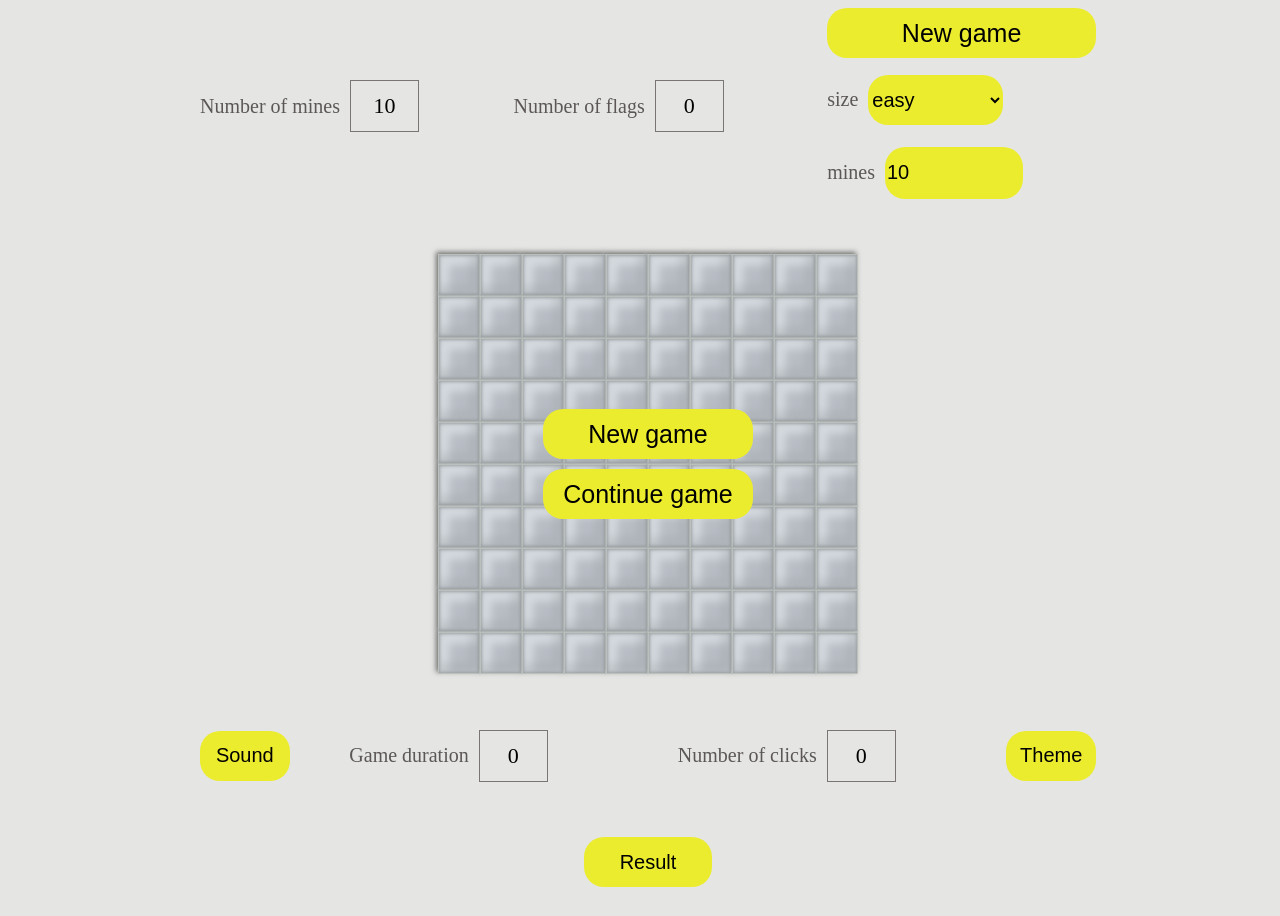
<file: minesweeper/index.html>
<!DOCTYPE html>
<html lang="en">
<head>
  <meta charset="UTF-8">
  <meta http-equiv="X-UA-Compatible" content="IE=edge">
  <meta name="viewport" content="width=device-width, initial-scale=1.0">
  <link rel="stylesheet" href="style.css">
  <link rel="stylesheet" href="light.css" id="theme-link">
  <link class="flav" rel="icon" href="./assets/mine.svg">
  <title>minesweeper</title>
</head>
<body>
  <script src="index.js" type="module"></script>
</body>
</html>
</file>
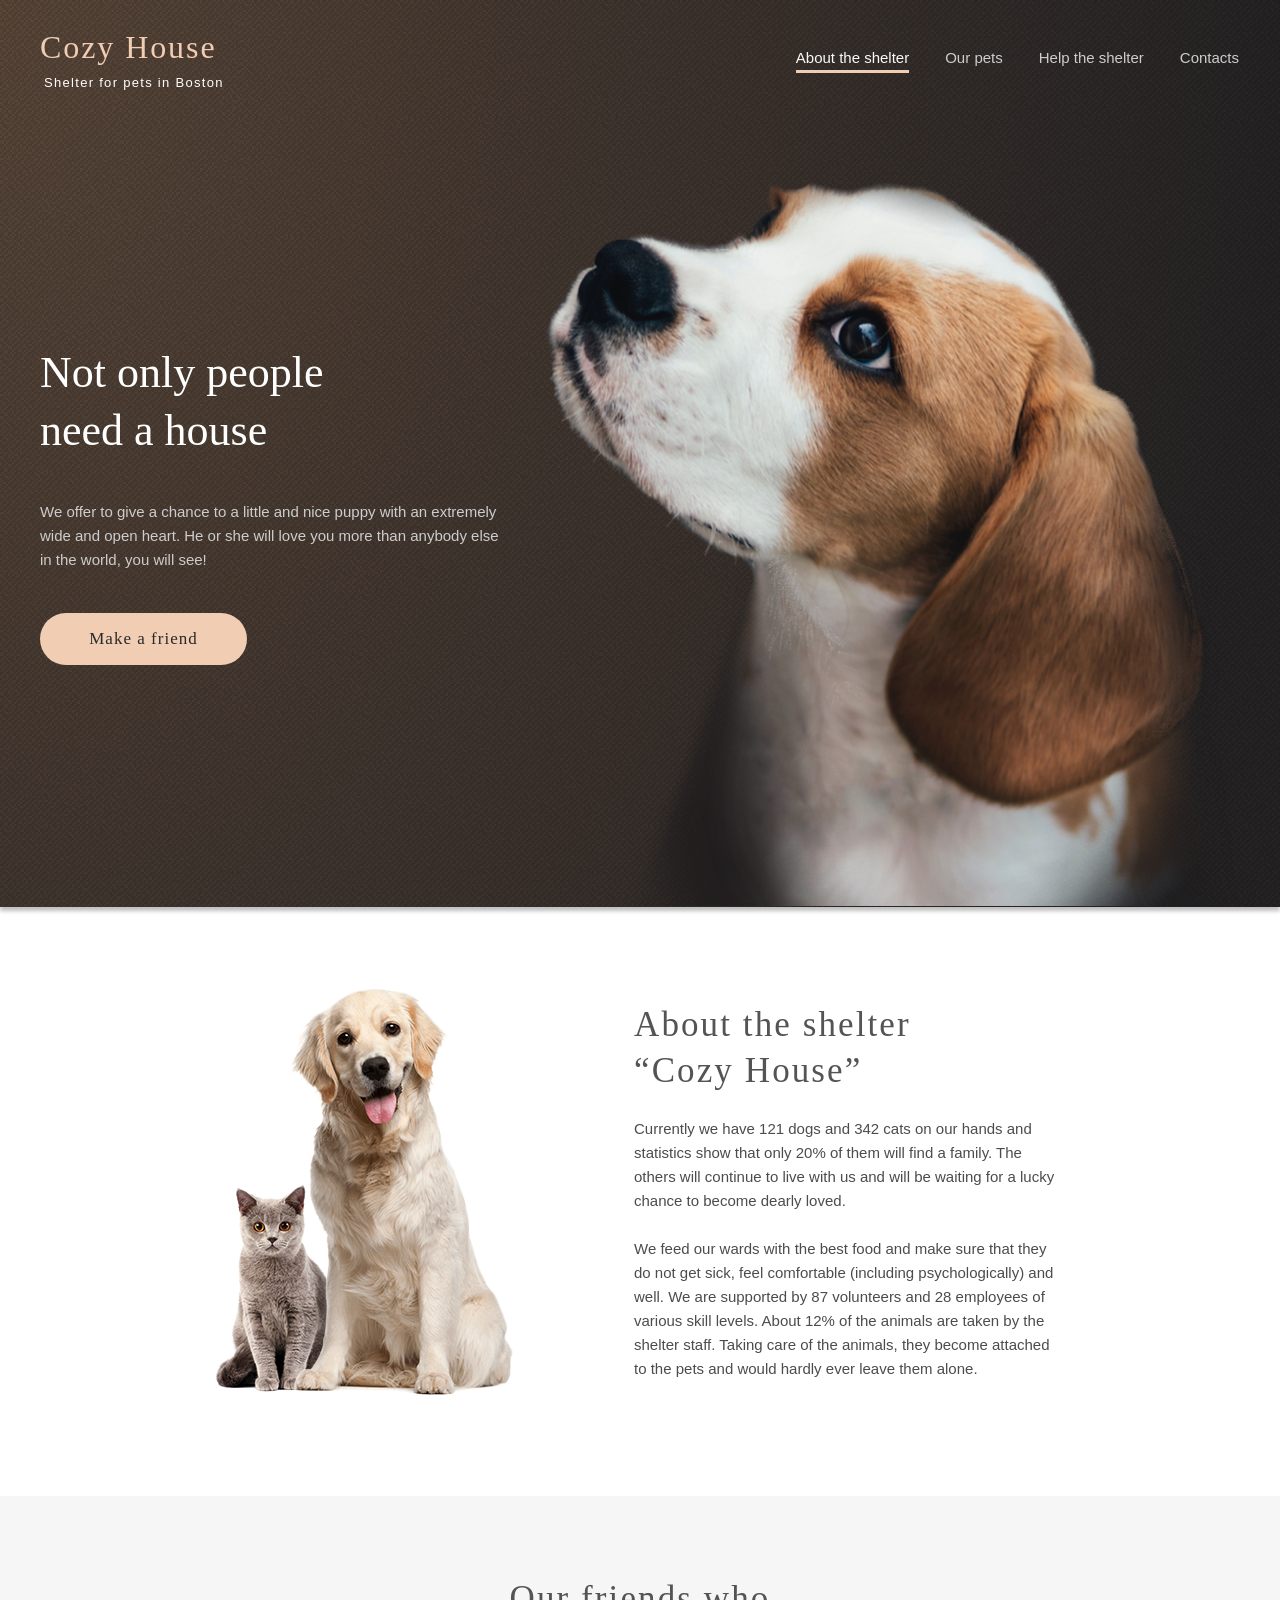
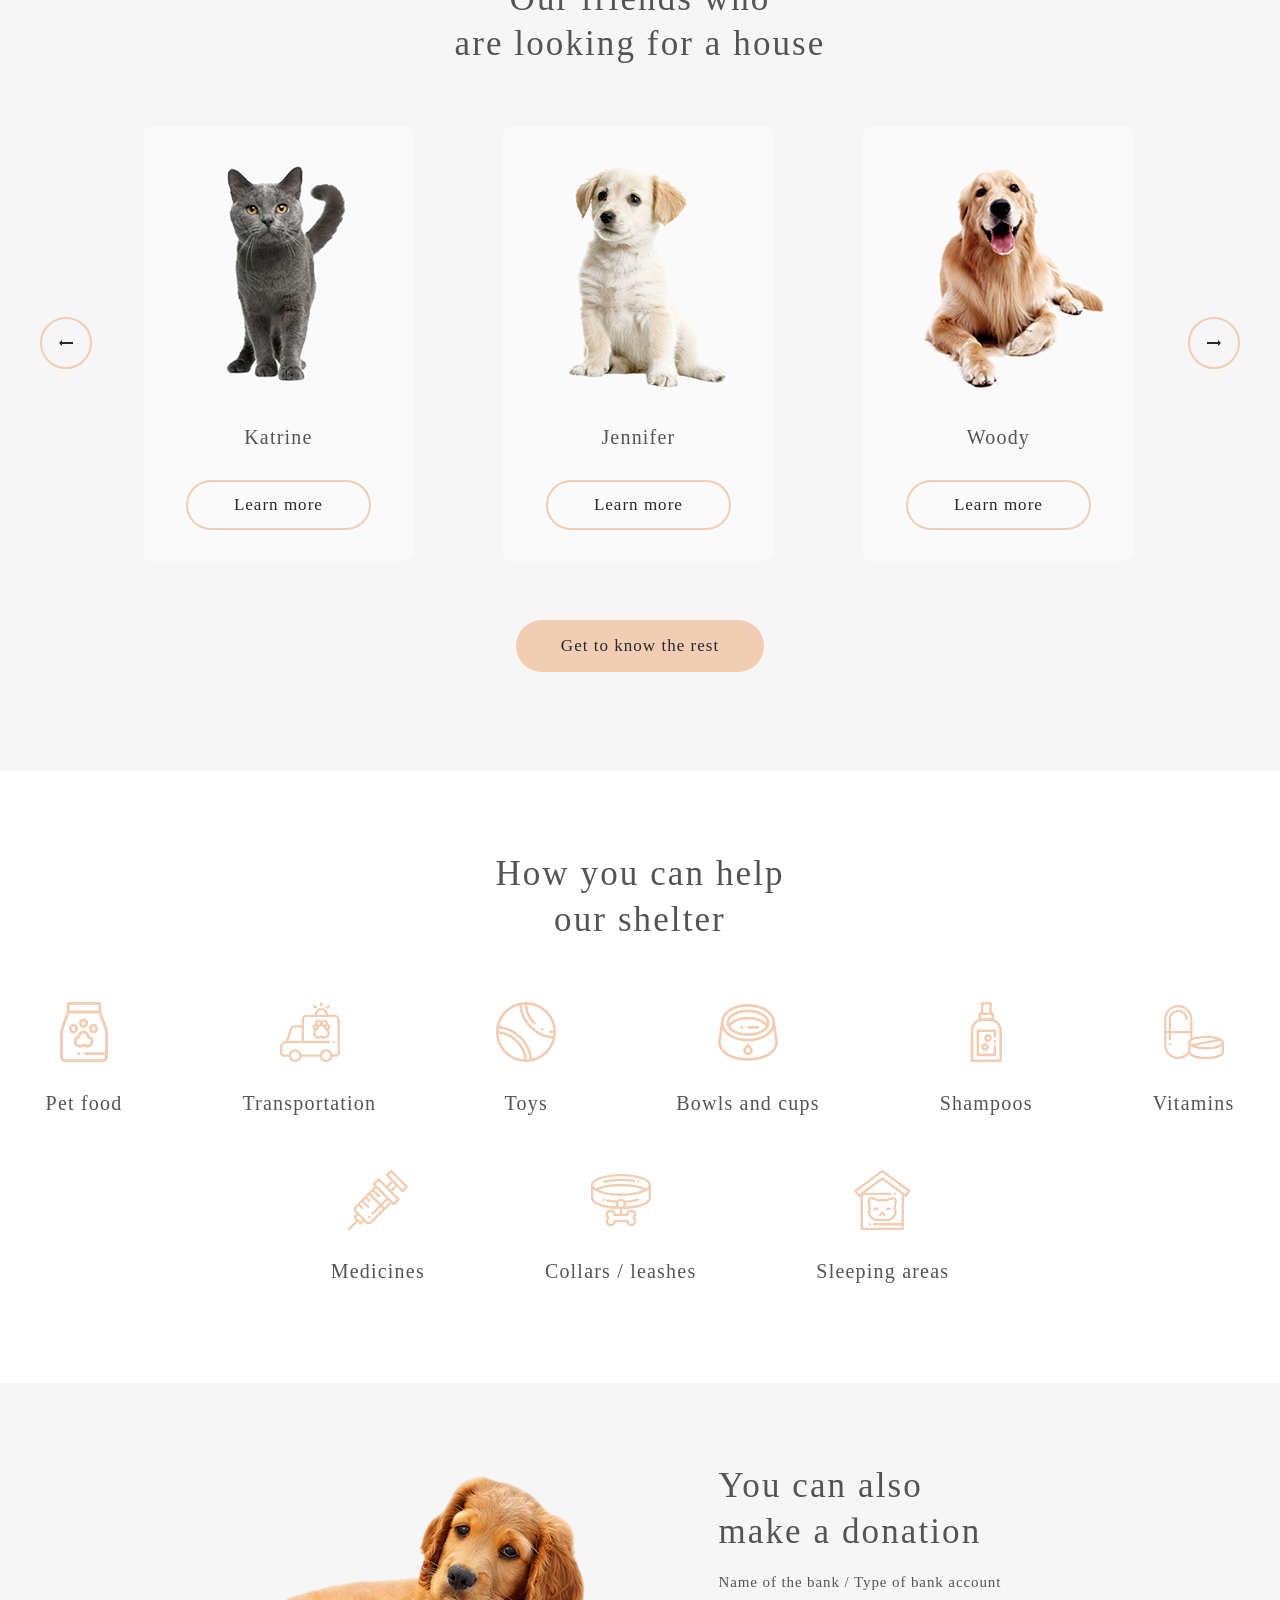
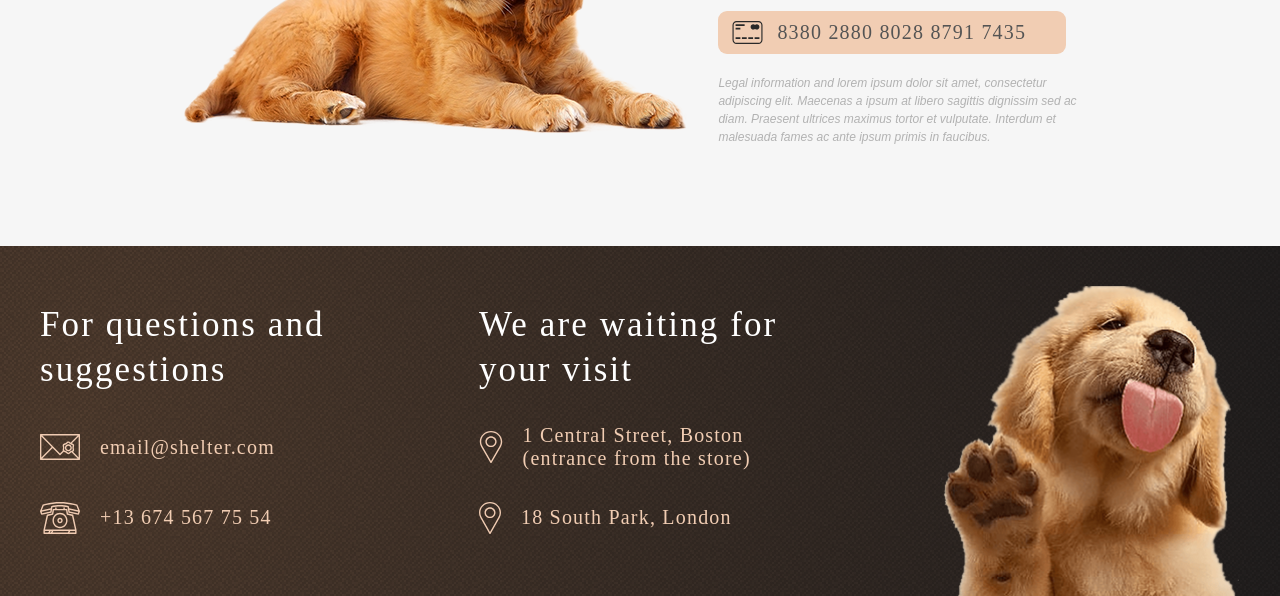
<file: shelter/pages/main/index.html>
<!DOCTYPE html>
<html lang="en">

<head>
  <meta charset="UTF-8">
  <meta http-equiv="X-UA-Compatible" content="IE=edge">
  <meta name="viewport" content="width=device-width, initial-scale=1.0">
  <link rel="stylesheet" href="style.css">
  <link class="flav" rel="icon" href="../../assets/svg/flav.svg">
  <title>shelter</title>
</head>

<body>
  <header>
    <div class="logo">
      <h1>
        <a href="#">Cozy House<span class="logo-text">Shelter for pets in Boston</span></a>
      </h1>
    </div>
    <div class="navigation">
      <input type="radio" name="groop" id="about" checked="checked">
      <label for="about">
        <a href="" class="subheading">About the shelter</a>
      </label>

      <input type="radio" name="groop" id="pets">
      <label for="pets">
        <a href="../our-pets/index.html" class="subheading">Our pets</a>
      </label>

      <input type="radio" name="groop" id="help-shelter" onchange="location.href='#help'">
      <label for="help-shelter" class="subheading label-text">Help the shelter</label>

      <input type="radio" name="groop" id="contacts" onchange="location.href='#footer'">
      <label for="contacts" class="subheading label-text">Contacts</label>
    </div>
    <div class="burger">
      <div class="burger-linea"></div>
      <div class="burger-linea"></div>
      <div class="burger-linea"></div>
    </div>
    <div class="burger-menu-form">
      <div class="burger-menu">
        <div class="menu-container">
          <input type="radio" name="groop-burger" id="about-burger" checked="checked">
          <label for="about-burger">
            <a href="" class="burger-text">About the shelter</a>
          </label>

          <input type="radio" name="groop-burger" id="pets-burger">
          <label for="pets-burger">
            <a href="../our-pets/index.html" class="burger-text">Our pets</a>
          </label>

          <input type="radio" name="groop-burger" id="help-shelter-burger" onchange="location.href='#help'">
          <label for="help-shelter-burger" class="burger-text label-text">Help the shelter</label>

          <input type="radio" name="groop-burger" id="contacts-burger" onchange="location.href='#footer'">
          <label for="contacts-burger" class="burger-text label-text">Contacts</label>
        </div>
      </div>
    </div>

  </header>
  <main>
    <section class="not-only">
      <div class="not-only-container">
        <div class="not-only-text">
          <h2 class="header-2">Not only people<br>need a house</h2>
          <p class="subheading">We offer to give a chance to a little and nice puppy with an extremely wide and open
            heart. He or she will love you more than anybody else in the world, you will see!</p>
          <form action="#our-friends">
            <button class="button">Make a friend</button>
          </form>
        </div>
        <div class="main-dog"></div>
      </div>
    </section>

    <section class="about">
      <div class="about-container">
        <div class="about-pets"></div>
        <div class="about-text">
          <h3 class="header-3">About the shelter<br>“Cozy House”</h3>
          <p class="subheading">Currently we have 121 dogs and 342 cats on our hands and statistics show that only 20%
            of them will find a family. The others will continue to live with us and will be waiting for a lucky chance
            to become dearly loved.</p>
          <p class="subheading">We feed our wards with the best food and make sure that they do not get sick, feel
            comfortable (including psychologically) and well. We are supported by 87 volunteers and 28 employees of
            various skill levels. About 12% of the animals are taken by the shelter staff. Taking care of the animals,
            they become attached to the pets and would hardly ever leave them alone.</p>
        </div>
      </div>
    </section>

    <section class="our-friends" id="our-friends">
      <div class="our-friends-container">
        <h3 class="header-3">Our friends who<br>are looking for a house</h3>
        <div class="slider">
          <button class="arrow-left"></button>
          <button class="arrow-right"></button>
          <div class="slider-inner">
            <div class="cards-container-outer">
              <div class="cards-container first"></div>
              <div class="cards-container second"></div>
              <div class="cards-container first"></div>
            </div>
          </div>
        </div>
        <form action="../our-pets/index.html">
          <button class="button rest">Get to know the rest</button>
        </form>
        <div class="pets-modal">
          <div class="pets-modal-inner">
            <button class="modal-close"></button>
            <div class="modal-foto"></div>
            <div class="modal-text">
              <div class="pet-main">
                <h3 class="header-3 pet-name"></h3>
                <div class="pet-breed">
                  <h4 class="header-4 kind"></h4>
                  <p class="header-4">-</p>
                  <h4 class="header-4 breed"></h4>
                </div>
              </div>
              <h5 class="pet-description"></h5>
              <ul class="pet-option">
                <li>
                  <div class="dot"></div>
                  <div class="pet-option-text">
                    <p class="option-text">Age:</p>
                    <p class="option-text-light age"></p>
                  </div>
                </li>
                <li>
                  <div class="dot"></div>
                  <div class="pet-option-text">
                    <p class="option-text">Inoculations:</p>
                    <p class="option-text-light inoculations"></p>
                  </div>
                </li>
                <li>
                  <div class="dot"></div>
                  <div class="pet-option-text">
                    <p class="option-text">Diseases:</p>
                    <p class="option-text-light diseases"></p>
                  </div>
                </li>
                <li>
                  <div class="dot"></div>
                  <div class="pet-option-text">
                    <p class="option-text">Parasites:</p>
                    <p class="option-text-light parasites"></p>
                  </div>
                </li>
              </ul>
            </div>
          </div>
        </div>
      </div>
    </section>

    <section class="help" id="help">
      <div class="help-container">
        <h3 class="header-3">How you can help<br>our shelter</h3>
        <div class="option"></div>
      </div>
    </section>

    <section class="in-addition">
      <div class="in-addition-container">
        <div class="in-addition-foto"></div>
        <div class="in-addition-text">
          <h3 class="header-3">You can also<br>make a donation</h3>
          <p class="bank-text">Name of the bank / Type of bank account</p>
          <form action="#!">
            <!-- <div class="credit-card"></div> -->
            <a class="header-4" href="#!"><img src="../../assets/svg/credit-card.svg" width="35" height="23"
                alt="Card">8380 2880 8028 8791 7435</a>
            <!-- <input type="text" placeholder="8380 2880 8028 8791 7435"> -->
          </form>
          <p class="paragraph legal-text">Legal information and lorem ipsum dolor sit amet, consectetur adipiscing elit.
            Maecenas a ipsum at libero sagittis dignissim sed ac diam. Praesent ultrices maximus tortor et vulputate.
            Interdum et malesuada fames ac ante ipsum primis in faucibus.</p>
        </div>
      </div>
    </section>
  </main>

  <footer id="footer">
    <div class="footer-container">
      <div class="footer-note">
        <div class="question">
          <h3 class="header-3">For questions and suggestions</h3>
          <a class="header-4 mail" href="mailto:email@shelter.com"><img src="../../assets/svg/mail.svg" width="40"
              height="26" alt="Mail">email@shelter.com</a>
          <a class="header-4 phone" href="tel:+136745677554"><img src="../../assets/svg/phone.svg" width="40"
              height="32" alt="Phone">+13 674 567 75 54</a>
        </div>
        <div class="visit">
          <h3 class="header-3">We are waiting for your visit</h3>
          <a class="header-4 boston" href="https://goo.gl/maps/nt6vTJ9XZNbZL6TB6" target="_blank"><img
              src="../../assets/svg/pin.svg" width="41" height="32" alt="Location">1 Central Street, Boston (entrance
            from
            the store)</a>
          <a class="header-4 london" href="https://goo.gl/maps/rjoDb4aJfvXNFK4E7" target="_blank"><img
              src="../../assets/svg/pin.svg" width="22" height="32" alt="Location">18 South Park, London</a>
        </div>
      </div>
      <div class="footer-dog"></div>
    </div>
  </footer>
  <script src="script.js"></script>
</body>

</html>
</file>
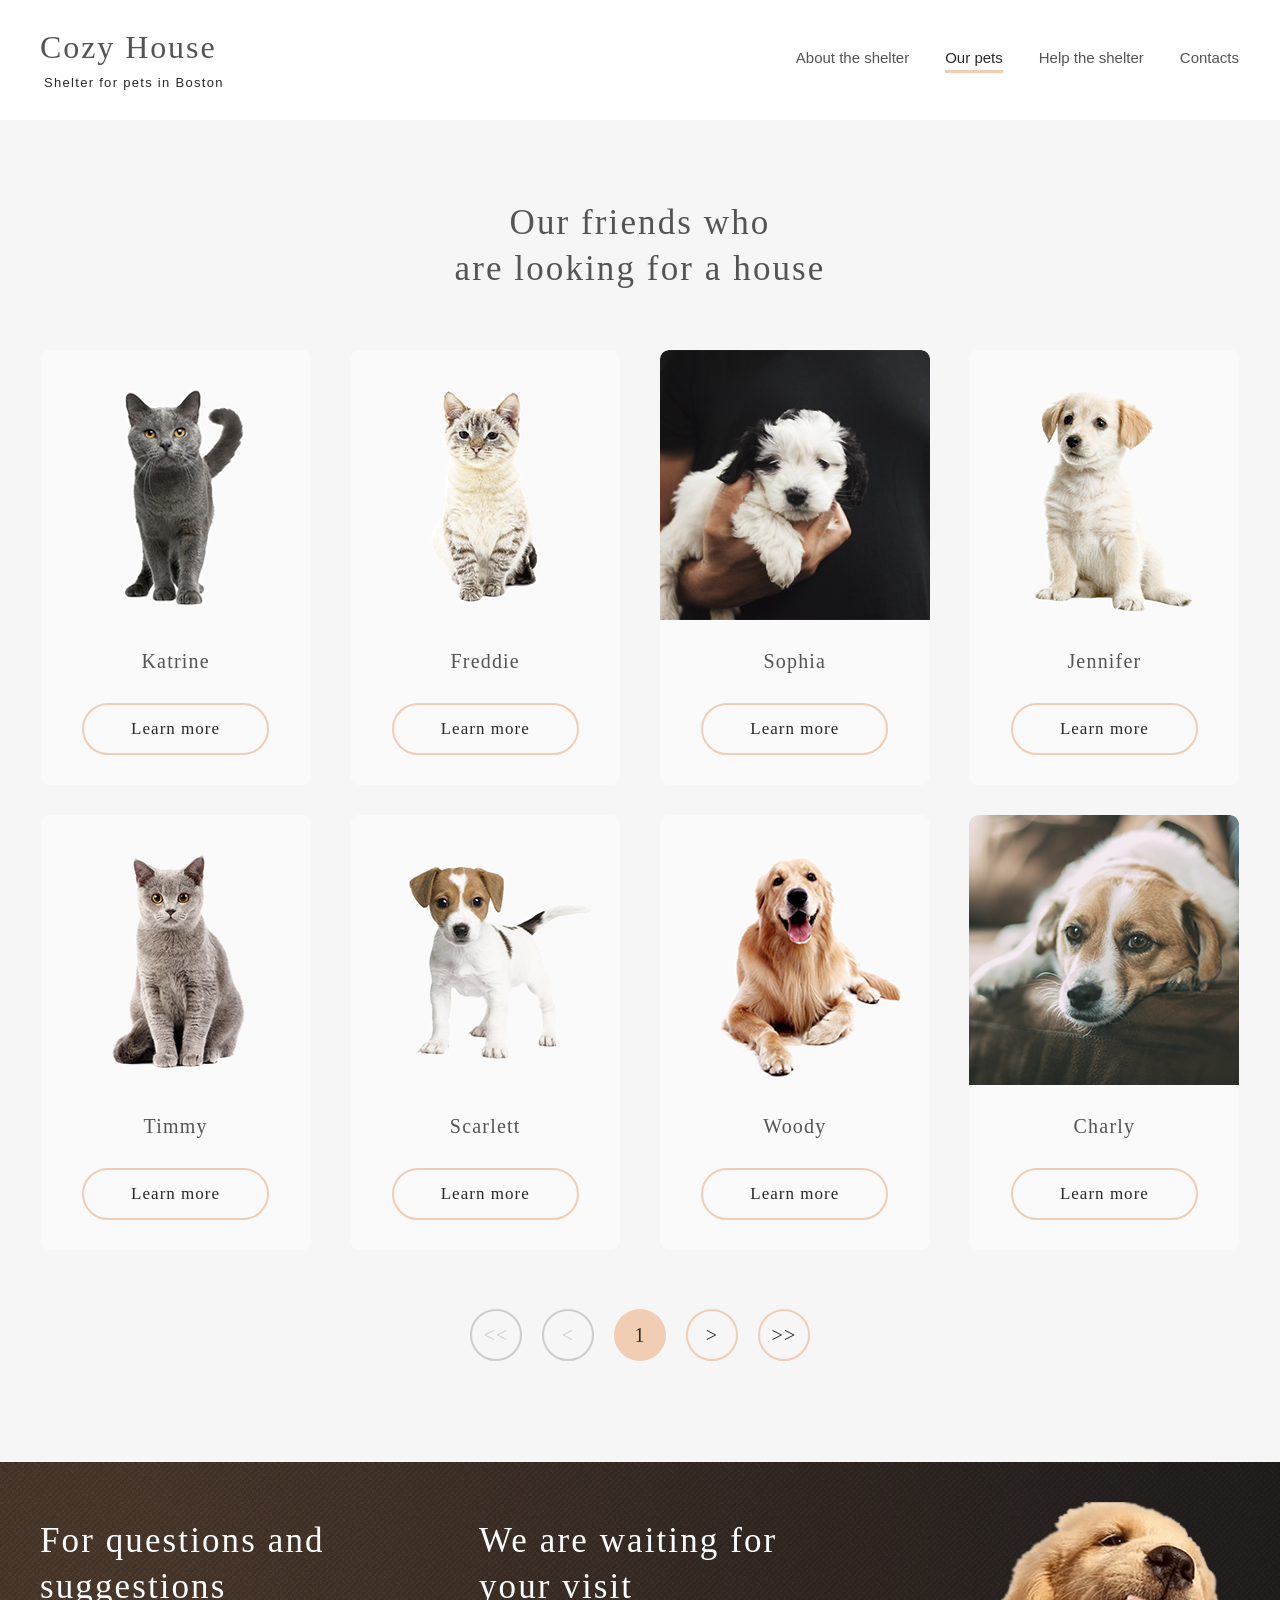
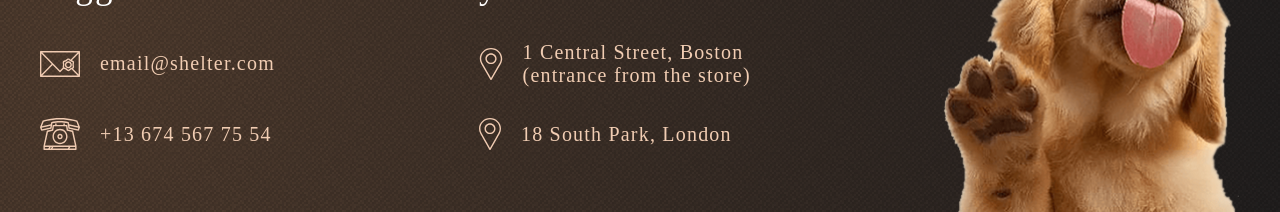
<file: shelter/pages/our-pets/index.html>
<!DOCTYPE html>
<html lang="en">

<head>
  <meta charset="UTF-8">
  <meta http-equiv="X-UA-Compatible" content="IE=edge">
  <meta name="viewport" content="width=device-width, initial-scale=1.0">
  <link rel="stylesheet" href="style.css">
  <link class="flav" rel="icon" href="../../assets/svg/flav.svg">
  <title>shelter</title>
</head>

<body>
  <header>
    <div class="logo">
      <h1>
        <a href="../main/index.html">Cozy House<span class="logo-text">Shelter for pets in Boston</span></a>
      </h1>
    </div>
    <div class="navigation">
      <input type="radio" name="groop" id="about">
      <label for="about">
        <a href="../main/index.html" class="subheading">About the shelter</a>
      </label>

      <input type="radio" name="groop" id="pets" checked="checked">
      <label for="pets">
        <a href="" class="subheading">Our pets</a>
      </label>

      <input type="radio" name="groop" id="help-shelter">
      <label for="help-shelter">
        <a href="../main/index.html#help" class="subheading">Help the shelter</a>
      </label>

      <input type="radio" name="groop" id="contacts" onchange="location.href='#footer'">
      <label for="contacts" class="subheading label-text">Contacts</label>
    </div>
    <div class="burger">
      <div class="burger-linea"></div>
      <div class="burger-linea"></div>
      <div class="burger-linea"></div>
    </div>
    <div class="burger-menu-form">
      <div class="burger-menu">
        <div class="menu-container">
          <input type="radio" name="groop-burger" id="about-burger">
          <label for="about-burger">
            <a href="../main/index.html" class="burger-text">About the shelter</a>
          </label>

          <input type="radio" name="groop-burger" id="pets-burger" checked="checked">
          <label for="pets-burger">
            <a href="" class="burger-text">Our pets</a>
          </label>

          <input type="radio" name="groop-burger" id="help-shelter-burger">
          <label for="help-shelter-burger">
            <a href="../main/index.html#help" class="burger-text burger-label-text">Help the shelter</a>
          </label>

          <input type="radio" name="groop-burger" id="contacts-burger" onchange="location.href='#footer'">
          <label for="contacts-burger" class="burger-text burger-label-text">Contacts</label>
        </div>
      </div>
    </div>
  </header>

  <main>
    <section class="our-friends">
      <div class="our-friends-container">
        <h3 class="header-3">Our friends who<br>are looking for a house</h3>
        <div class="card-container">
          <div class="card-container-inner"></div>
        </div>
        <div class="button-container">
          <button class="dobl-arrow-left header-4">&lt;&lt;</button>
          <button class="arrow-left header-4">&lt;</button>
          <button class="number header-4">1</button>
          <button class="arrow-right header-4">&gt;</button>
          <button class="dobl-arrow-right header-4">&gt;&gt;</button>
        </div>
        <div class="pets-modal">
          <div class="pets-modal-inner">
            <button class="modal-close"></button>
            <div class="modal-foto"></div>
            <div class="modal-text">
              <div class="pet-main">
                <h3 class="header-3 pet-name"></h3>
                <div class="pet-breed">
                  <h4 class="header-4 kind"></h4>
                  <p class="header-4">-</p>
                  <h4 class="header-4 breed"></h4>
                </div>
              </div>
              <h5 class="pet-description"></h5>
              <ul class="pet-option">
                <li>
                  <div class="dot"></div>
                  <div class="pet-option-text">
                    <p class="option-text">Age:</p>
                    <p class="option-text-light age"></p>
                  </div>
                </li>
                <li>
                  <div class="dot"></div>
                  <div class="pet-option-text">
                    <p class="option-text">Inoculations:</p>
                    <p class="option-text-light inoculations"></p>
                  </div>
                </li>
                <li>
                  <div class="dot"></div>
                  <div class="pet-option-text">
                    <p class="option-text">Diseases:</p>
                    <p class="option-text-light diseases"></p>
                  </div>
                </li>
                <li>
                  <div class="dot"></div>
                  <div class="pet-option-text">
                    <p class="option-text">Parasites:</p>
                    <p class="option-text-light parasites"></p>
                  </div>
                </li>
              </ul>
            </div>
          </div>
        </div>
      </div>
    </section>
  </main>

  <footer id="footer">
    <div class="footer-container">
      <div class="footer-note">
        <div class="question">
          <h3 class="header-3">For questions and suggestions</h3>
          <a class="header-4 mail" href="mailto:email@shelter.com"><img src="../../assets/svg/mail.svg" width="40"
              height="26" alt="Mail">email@shelter.com</a>
          <a class="header-4 phone" href="tel:+136745677554"><img src="../../assets/svg/phone.svg" width="40"
              height="32" alt="Phone">+13 674 567 75 54</a>
        </div>
        <div class="visit">
          <h3 class="header-3">We are waiting for your visit</h3>
          <a class="header-4 boston" href="https://goo.gl/maps/nt6vTJ9XZNbZL6TB6" target="_blank"><img
              src="../../assets/svg/pin.svg" width="41" height="32" alt="Location">1 Central Street, Boston (entrance
            from
            the store)</a>
          <a class="header-4 london" href="https://goo.gl/maps/rjoDb4aJfvXNFK4E7" target="_blank"><img
              src="../../assets/svg/pin.svg" width="22" height="32" alt="Location">18 South Park, London</a>
        </div>
      </div>
      <div class="footer-dog"></div>
    </div>
  </footer>
  <script src="script.js"></script>
</body>

</html>
</file>
<file: minesweeper/style.css>
body {
  width: 100vw;
  height: 100vh;
  display: flex;
  flex-direction: column;
  align-items: center;
  row-gap: 50px;
}

.character,
.option {
  width: 70%;
  display: flex;
  flex-direction: row;
  align-items: center;
  justify-content: space-between;
  column-gap: 10px;
}

.choose-container {
  width: 30%;
  display: flex;
  flex-direction: column;
  row-gap: 10px;
}

.size-container {
  width: 100%;
  display: flex;
  flex-direction: row;
  align-items: center;
  column-gap: 10px;
}

.time-container {
  width: 30%;
  display: flex;
  flex-direction: row;
  align-items: center;
  column-gap: 10px;
}

.time-text,
.move-text,
.size-text {
  font-size: 20px;
  cursor: default;
}

.time,
.move,
.mine,
.flag-number {
  width: 25%;
  height: 50px;
  display: flex;
  align-items: center;
  justify-content: center;
  font-size: 22px;
  cursor: default;
}

.restart,
.continue {
  width: 50%;
  height: 50px;
  background: #ecec2f;
  border: none;
  border-radius: 20px;
  font-size: 25px;
  cursor: pointer;
  transition: background-color 0.4s;
}

.new {
  width: 100%;
  height: 50px;
  background: #ecec2f;
  border: none;
  border-radius: 20px;
  font-size: 25px;
  cursor: pointer;
  transition: background-color 0.4s;
}

.restart:hover,
.continue:hover,
.new:hover {
  background: #dddda2;
  transition: background-color 0.2s;
}

.remark {
  display: none;
  flex-direction: row;
  align-items: center;
  justify-content: center;
  width: 300px;
  height: 50px;
  background: #ecec2f;
  font-size: 25px;
  border-radius: 20px;
  text-align: center;
}

.field-container {
  position: relative;
}

.game {
  display: flex;
  flex-direction: column;
  flex-wrap: wrap;
}

.line {
  width: 100%;
  display: flex;
  flex-wrap: nowrap;
  flex-direction: row;
}

.square {
  height: 3.2vw;
  max-height: 40px;
  aspect-ratio: 1;
  border: solid 1px #686855;
  box-shadow:
    inset 0 0 3px 1px rgba(0, 0, 0, .8),
    inset rgba(0, 0, 0, .3) -5px -5px 8px 5px,
    inset rgba(255, 255, 255, .5) 5px 5px 8px 5px,
    1px 1px 1px rgba(255, 255, 255, .1),
    -2px -2px 5px rgba(0, 0, 0, .5);
  display: flex;
  flex-direction: row;
  align-items: center;
  justify-content: center;
  font-size: 2vw;
  font-weight: 800;
  background: no-repeat;
  background-position: center;
}

.open {
  background-position: center;
  box-shadow: none;
}

.flag {
  background: url('./assets/flag.svg');
  background-size: contain;
}

.sound,
.theme,
.size,
.mine-var,
.result {
  width: 10%;
  min-height: 50px;
  height: 50px;
  background: #ecec2f;
  border: none;
  border-radius: 20px;
  font-size: 20px;
  cursor: pointer;
  transition: background-color 0.4s;
}

.size, .mine-var {
  width: 50%;
}

.sound:hover,
.theme:hover,
.size:hover,
.mine-var:hover,
.result:hover {
  background: #dddda2;
  transition: background-color 0.2s;
}

.table {
  width: 400px;
  display: none;
  flex-direction: column;
}

.flex {
  display: flex;
}

.table-header {
  display: flex;
  flex-direction: row;
  height: 30px;
}

.header-cell {
  width: 25%;
  text-align: center;
}

.table-body {
  display: flex;
  flex-direction: column;
  flex-grow: 1;
}

.table-line {
  height: 30px;
  display: flex;
  flex-direction: row;
}

.table-cell {
  width: 25%;
  text-align: center;
}

.button-container {
  position: absolute;
  width: 100%;
  height: 100%;
  top: 0;
  left: 0;
  display: flex;
  align-items: center;
  gap: 10px;
  justify-content: center;
  background: #f0f8ff9c;
  flex-direction: column;
}

@media (max-width: 1000px) {

  .theme {
    font-size: 15px;
  }

  .sound {
    font-size: 15px;
  }

}

@media (max-width: 800px) {

  .theme {
    font-size: 10px;
  }

  .sound, .size {
    font-size: 10px;
  }

  .restart, .result, .new, .continue {
    font-size: 15px;
  }

  .time,
  .move,
  .mine,
  .flag-number {
    font-size: 18px;
  }


}

@media (max-width: 550px) {

  .theme {
    font-size: 8px;
  }

  .sound {
    font-size: 8px;
  }

}
</file>
<file: minesweeper/light.css>
body {
  background: rgb(229, 229, 227);
}

.time-text,
.move-text,
.size-text {
  color: #5c5757;
}

.time,
.move,
.mine,
.flag-number {
  border: solid 1px #7b7474;
}

.game {
  background: #606069;
}

.open {
  background: #bdb5b5;
}

.green {
  color: #319b18;
  ;
}

.blue {
  color: #3f2eda;
}

.red {
  color: #a52034;
}

.purple {
  color: #510d5b;
}

.yellow {
  color: #ecec2f;
}

.pink {
  color: #e93aaf;
}

.orange {
  color: #e37f1a;
}

.table {
  background: rgb(229, 229, 227);
  border-right: solid 1px black;
  border-top: solid 1px black;
}

.table-cell {
  border-left: solid 1px black;
  border-bottom: solid 1px black;
  color: black;
}

.table-header {
  background: #5c5757;
}

.header-cell {
  border-left: solid 1px black;
  border-bottom: solid 1px black;
  color: black;
}
</file>
<file: shelter/pages/main/style.css>
@font-face {
  font-family: "GeorgiaRegular";
  src: url("/shelter/assets/fonts/GeorgiaRegular/GeorgiaRegular.eot");
  src: url("/shelter/assets/fonts/GeorgiaRegular/GeorgiaRegular.eot?#iefix")format("embedded-opentype"),
    url("/shelter/assets/fonts/GeorgiaRegular/GeorgiaRegular.woff") format("woff"),
    url("/shelter/assets/fonts/GeorgiaRegular/GeorgiaRegular.ttf") format("truetype");
  font-style: normal;
  font-weight: 400;
}

@font-face {
  font-family: "ArialRegular";
  src: url("/shelter/assets/fonts/ArialRegular/ArialRegular.eot");
  src: url("/shelter/assets/fonts/ArialRegular/ArialRegular.eot?#iefix")format("embedded-opentype"),
    url("/shelter/assets/fonts/ArialRegular/ArialRegular.woff") format("woff"),
    url("/shelter/assets/fonts/ArialRegular/ArialRegular.ttf") format("truetype");
  font-weight: 400;
}

* {
  box-sizing: border-box;
}

html {
  scroll-behavior: smooth;
}

p,
h1,
h2,
h3,
h4,
h5 {
  margin-block-start: 0;
  margin-block-end: 0;
}

.header-2 {
  font-family: 'Georgia';
  font-style: normal;
  font-weight: 400;
  font-size: 44px;
  line-height: 130%;
  /* or 57px */
}

.header-3 {
  font-family: 'Georgia';
  font-style: normal;
  font-weight: 400;
  font-size: 35px;
  line-height: 130%;
  /* or 45px */
  letter-spacing: 0.06em;
}

.header-4 {
  font-family: 'Georgia';
  font-style: normal;
  font-weight: 400;
  font-size: 20px;
  line-height: 115%;
  /* identical to box height, or 23px */
  letter-spacing: 0.06em;
}

.header-5 {
  font-family: 'Georgia';
  font-style: normal;
  font-weight: 400;
  font-size: 20px;
  line-height: 115%;
  /* identical to box height, or 23px */
  letter-spacing: 0.06em;
}

.subheading {
  font-family: 'Arial';
  font-style: normal;
  font-weight: 400;
  font-size: 15px;
  line-height: 160%;
  /* identical to box height, or 24px */
}

.paragraph {
  font-family: 'Arial';
  font-style: italic;
  font-weight: 400;
  font-size: 12px;
  line-height: 150%;
  /* identical to box height, or 18px */
}

.button {
  font-family: 'Georgia';
  font-style: normal;
  font-weight: 400;
  font-size: 17px;
  line-height: 130%;
  /* identical to box height, or 22px */
  letter-spacing: 0.06em;
  margin-block-end: 0;
}

body {
  /* width: 100vw; */
  height: 100vh;
  margin: 0;
  display: flex;
  flex-direction: column;
  align-items: center;
  /* background-color: rgb(210, 194, 225); */
}

header {
  width: 100%;
  height: 60px;
  padding: 0px 40px;
  display: flex;
  flex-direction: row;
  justify-content: space-between;
  align-items: center;
  position: absolute;
  top: 30px;
}

.logo {
  height: 100%;
}

.logo a {
  text-decoration: none;
  font-family: 'Georgia';
  font-style: normal;
  font-weight: 400;
  font-size: 32px;
  line-height: 110%;
  /* or 35px */
  letter-spacing: 0.06em;
  color: #F1CDB3;
  display: flex;
  flex-direction: column;
  transition: color 0.4s;
}

.logo a:hover {
  color: #FDDCC4;
  transition: color 0.2s;
}

.logo-text {
  font-family: 'Arial';
  font-style: normal;
  font-weight: 400;
  font-size: 13px;
  line-height: 15px;
  letter-spacing: 0.1em;
  color: #FFFFFF;
  margin-block-start: 10px;
  padding-left: 4px;
}

.navigation {
  margin-top: -1px;
  padding-right: 1px;
  display: flex;
  flex-direction: row;
  column-gap: 14px;
}

input {
  width: 0;
  height: 0;
  appearance: none;
}

.navigation a {
  color: #CDCDCD;
  display: flex;
  flex-direction: column;
  row-gap: 1px;
  text-decoration: none;
  transition: color 0.4s;
}

.navigation a:hover {
  color: #FAFAFA;
  transition: color 0.2s;
}

.navigation input:checked+label {
  color: #FAFAFA;
  border-bottom: solid 3px #F1CDB3;
  cursor: default;
}

.navigation input:checked+label a {
  color: #FAFAFA;
  cursor: default;
}

.navigation label:active {
  color: #FAFAFA;
  border-bottom: solid 3px #F1CDB3;
}

.label-text {
  color: #CDCDCD;
  transition: color 0.4s;
  cursor: pointer;
}

.label-text:hover {
  color: #FAFAFA;
  transition: color 0.2s;
}

.burger {
  display: none;
  width: 30px;
  height: 22px;
  flex-direction: column;
  justify-content: space-between;
  position: absolute;
  right: 20px;
  z-index: 2;
  transition: transform 0.5s;
  cursor: pointer;
}

.burger-linea {
  width: 30px;
  height: 1px;
  border: 1px solid #F1CDB3;
}

.burger-menu-form {
  width: 100vw;
  height: 100vh;
  display: none;
  background: #262425cc;
  position: fixed;
  top: 0px;
  right: -100vw;
  z-index: 1;
  transition: transform 1.5s;
}

.burger-menu {
  width: 320px;
  height: 100%;
  background: #292929;
  position: absolute;
  right: 0px;
  top: 0px;
}

.menu-container {
  padding-top: 228px;
  display: flex;
  flex-direction: column;
  align-items: center;
  row-gap: 18px;
}

.menu-container label {
  display: flex;
  flex-direction: column;
  row-gap: 1px;
}

.menu-container a {
  text-decoration: none;
}

.burger-text {
  font-family: 'Arial';
  font-style: normal;
  font-weight: 400;
  font-size: 32px;
  line-height: 160%;
  color: #FAFAFA;
}

.menu-container input:checked+label {
  border-bottom: solid 3px #F1CDB3;
  cursor: default;
}

.menu-container label:active {
  color: #FAFAFA;
  border-bottom: solid 3px #F1CDB3;
}


main {
  width: 100%;
}

.not-only {
  width: 100%;
  background: url("../../assets/png/noise_transparent@2x.png"), radial-gradient(100% 215.42% at 0% 0%, #5B483A 0%, #262425 100%), #211F20;
  box-shadow: 0px 4px 4px rgba(0, 0, 0, 0.25);
  display: flex;
  flex-direction: column;
  align-items: center;
}

.not-only-container {
  width: 100%;
  padding: 180px 40px 1px 40px;
  display: flex;
  flex-direction: row;
  justify-content: space-between;
}

.not-only-text {
  width: 39%;
  padding-top: 13.7%;
  display: flex;
  flex-direction: column;
  row-gap: 41px;
}

.not-only-text h2 {
  color: #FFFFFF;
}

.not-only-text p {
  color: #CDCDCD;
}

.not-only-text button {
  width: 207px;
  height: 52px;
  background-color: #F1CDB3;
  border-radius: 100px;
  border: #F1CDB3;
  color: #292929;
  cursor: pointer;
  transition: background-color 0.4s;
}

.not-only-text button:hover {
  background-color: #FDDCC4;
  transition: background-color 0.2s;
}

.main-dog {
  width: 58%;
  aspect-ratio: 698/728;
  background: url("../../assets/png/start-screen-puppy.png") no-repeat;
  background-size: contain;
  background-position: bottom;
}




/* about */
.about {
  width: 100%;
  display: flex;
  flex-direction: column;
  align-items: center;
}

.about-container {
  width: 100%;
  padding: 81px 40px 100px 40px;
  display: flex;
  flex-direction: row;
  align-items: center;
  column-gap: 10%;
}

.about-pets {
  margin-left: 14.5%;
  width: 300px;
  height: 408px;
  background: url("../../assets/png/about-pets.png") no-repeat;
}

.about-text {
  width: 36%;
  display: flex;
  flex-direction: column;
  row-gap: 24px;
}

.about-text h3 {
  color: #545454;
}

.about-text p {
  color: #4C4C4C;
}



/* our-friends */
.our-friends {
  width: 100%;
  background: #F6F6F6;
  display: flex;
  flex-direction: column;
  align-items: center;
}

.our-friends-container {
  width: 100%;
  padding: 80px 40px 99px 40px;
  display: flex;
  flex-direction: column;
  align-items: center;
  row-gap: 59px;
}

.our-friends-container h3 {
  text-align: center;
  color: #545454;
}

.slider {
  width: 100%;
  padding: 0 8.7%;
  position: relative;
}

.slider-inner {
  width: 100%;
  height: 435px;
  overflow: hidden;
}

.cards-container-outer {
  height: 100%;
  display: flex;
  flex-direction: row;
  column-gap: 90px;
  position: relative;
  transition: translate 500ms;
}

.cards-container {
  /* width: 100%; */
  height: 100%;
  display: flex;
  flex-direction: row;
  column-gap: 90px;
}

.arrow-left {
  width: 52px;
  height: 52px;
  position: absolute;
  top: 44%;
  left: 0;
  border: 2px solid #F1CDB3;
  border-radius: 100px;
  background: url("../../assets/svg/left.svg") no-repeat;
  background-position: center;
  cursor: pointer;
  transition: background-color 0.4s;
}

.arrow-left:hover {
  background-color: #FDDCC4;
  border: none;
  transition: background-color 0.2s;
}

/* .arrow-left:disabled {
  border: 2px solid #CDCDCD;
} */

.arrow-right {
  width: 52px;
  height: 52px;
  position: absolute;
  top: 44%;
  right: 0;
  border: 2px solid #F1CDB3;
  background: url("../../assets/svg/right.svg") no-repeat;
  background-position: center;
  border-radius: 100px;
  cursor: pointer;
  transition: background-color 0.4s;
}

.arrow-right:hover {
  background-color: #FDDCC4;
  border: none;
  transition: background-color 0.2s;
}

.card {
  /* width: 270px; */
  /* height: 435px; */
  width: 30%;
  aspect-ratio: 270/435;
  padding-bottom: 3.1%;
  display: flex;
  flex-direction: column;
  align-items: center;
  justify-content: space-between;
  background-color: #FAFAFA;
  border-radius: 9px;
  transition: background-color 0.4s;
  cursor: pointer;
}

.card:hover {
  box-shadow: 0px 2px 35px 14px rgba(13, 13, 13, 0.04);
  background-color: #FFFFFF;
  transition: background-color 0.2s;
}

.card:hover button {
  background-color: #FDDCC4;
  border: none;
  transition: background-color 0.2s;
}

.card h4 {
  color: #545454;
}

.card-foto {
  width: 100%;
  aspect-ratio: 270/270;
  /* height: 270px; */
  border-radius: 9px 9px 0px 0px;
  background-size: cover;
}

.card button {
  width: 68.5%;
  height: 12.5%;
  border: 2px solid #F1CDB3;
  border-radius: 100px;
  background: none;
  color: #292929;
  transition: background-color 0.4s;
  cursor: pointer;
}

.pets-modal {
  width: 100vw;
  height: 100vh;
  background: rgba(41, 41, 41, 0.6);
  position: fixed;
  top: 0px;
  right: -100vw;
  display: flex;
  align-items: center;
  justify-content: center;
  /* z-index: 1; */
  transition: transform 1.5s;
}

.modal-close {
  width: 52px;
  height: 52px;
  border: 2px solid #F1CDB3;
  border-radius: 100px;
  background: url("../../assets/svg/close.svg") no-repeat;
  background-position: center;
  position: absolute;
  top: -51px;
    right: -41px;
  cursor: pointer;
  transition: background-color 0.4s;
}

.modal-close:hover {
  background-color: #FDDCC4;
  border: none;
  transition: background-color 0.2s;
}

.modal-close:active {
  background-color: #F1CDB3;
  ;
  border: none;
  transition: background-color 0.2s;
}

.pets-modal-inner {
  width: 70.5%;
  height: 500px;
  display: flex;
  flex-direction: row;
  background: #FAFAFA;
  border-radius: 9px;
  box-shadow: 0px 2px 35px 14px rgba(13, 13, 13, 0.04);
  position: relative;
}

.modal-foto {
  width: 56%;
  height: 100%;
  aspect-ratio: 500/500;
  border-radius: 9px 0px 0px 9px;
  background: no-repeat;
  background-size: contain;
  background-position: center;
  /* background: no-repeat; */
}

.modal-text {
  width: 44.8%;
  /* height: 362px; */
  padding: 49px 20px 90px 31px;
  display: flex;
  flex-direction: column;
  justify-content: space-between;
}

.pet-main {
  display: flex;
  flex-direction: column;
  align-items: flex-start;
  row-gap: 8px;
}

.pet-breed {
  display: flex;
  flex-direction: row;
  align-items: center;
  column-gap: 6px;
}

.pet-description {
  font-family: 'Georgia';
  font-style: normal;
  font-weight: 400;
  font-size: 15px;
  line-height: 110%;
  /* or 17px */
  letter-spacing: 0.06em;
  color: #000000;
}

.pet-option {
  display: flex;
  flex-direction: column;
  row-gap: 11px;
  margin-block-start: 0;
  margin-block-end: 0;
  padding-inline-start: 0;
}

.pet-option-text {
  display: flex;
  flex-direction: row;
  align-items: center;
  column-gap: 5px;
}

.option-text {
  font-family: 'Georgia';
  font-style: normal;
  font-weight: 700;
  font-size: 15px;
  line-height: 110%;
  /* identical to box height, or 17px */
  letter-spacing: 0.06em;
  color: #000000;
}

.option-text-light {
  font-family: 'Georgia';
  font-style: normal;
  font-weight: 400;
  font-size: 15px;
  line-height: 110%;
  /* identical to box height, or 17px */
  letter-spacing: 0.06em;
  color: #000000;
}

.pet-option li {
  display: flex;
  flex-direction: row;
  align-items: center;
  column-gap: 10px;
}

.dot {
  width: 4px;
  height: 4px;
  border-radius: 4px;
  background: #F1CDB3;
}

.rest {
  padding: 15px 45px;
  background-color: #F1CDB3;
  border-radius: 100px;
  border: #F1CDB3;
  color: #292929;
  cursor: pointer;
  transition: background-color 0.4s;
}

.rest:hover {
  background-color: #FDDCC4;
  transition: background-color 0.2s;
}




/* help */
.help {
  width: 100%;
  display: flex;
  flex-direction: column;
  align-items: center;
}

.help-container {
  width: 100%;
  padding: 80px 40px 100px 40px;
  display: flex;
  flex-direction: column;
  align-items: center;
  row-gap: 60px;
}

.help-container h3 {
  text-align: center;
  color: #545454;
}

.option {
  width: 100%;
  display: flex;
  flex-direction: row;
  flex-wrap: wrap;
  justify-content: center;
  column-gap: 120px;
  row-gap: 55px;
}

.option-card {
  min-width: 60px;
  height: 113px;
  display: flex;
  flex-direction: column;
  justify-content: space-between;
  align-items: center;
}

.option-card h4 {
  color: #545454;
}

.option-card-foto {
  width: 100%;
  height: 60px;
  background-repeat: no-repeat;
  background-position: center;
}

.option-card-1 .option-card-foto {
  background-image: url('../../assets/svg/pet-food.svg');
}

.option-card-2 .option-card-foto {
  background-image: url('../../assets/svg/transportation.svg');
}

.option-card-3 .option-card-foto {
  background-image: url('../../assets/svg/toys.svg');
}

.option-card-4 .option-card-foto {
  background-image: url('../../assets/svg/bowls-and-cups.svg');
}

.option-card-5 .option-card-foto {
  background-image: url('../../assets/svg/shampoos.svg');
}

.option-card-6 .option-card-foto {
  background-image: url('../../assets/svg/vitamins.svg');
}

.option-card-7 .option-card-foto {
  background-image: url('../../assets/svg/medicines.svg');
}

.option-card-8 .option-card-foto {
  background-image: url('../../assets/svg/collars-or-leashes.svg');
}

.option-card-9 .option-card-foto {
  background-image: url('../../assets/svg/sleeping-area.svg');
}




/* in-addition */
.in-addition {
  width: 100%;
  background: #F6F6F6;
  display: flex;
  flex-direction: column;
  align-items: center;
}

.in-addition-container {
  width: 100%;
  padding: 80px 0px 100px 0px;
  display: flex;
  flex-direction: row;
  align-items: center;
  justify-content: center;
  column-gap: 2.3%;
}

.in-addition-foto {
  width: 505px;
  height: 261px;
  background: url("../../assets/png/donation-dog.png") no-repeat;
}

.in-addition-text {
  width: 29.5%;
  display: flex;
  flex-direction: column;
  row-gap: 20px;
}

.in-addition-text h3 {
  color: #545454;
}

.bank-text {
  font-family: 'Georgia';
  font-style: normal;
  font-weight: 400;
  font-size: 15px;
  line-height: 110%;
  /* identical to box height, or 17px */
  display: flex;
  align-items: center;
  letter-spacing: 0.06em;
  color: #545454;
}

.in-addition-text form {
  width: 347.78px;
  height: 43px;
  padding: 10px 12px;
  background-color: #F1CDB3;
  border-radius: 9px;
  transition: background-color 0.4s;
}

.in-addition-text form:hover {
  background-color: #FDDCC4;
  transition: background-color 0.2s;
}

.in-addition-text a {
  width: 100%;
  height: 100%;
  text-decoration: none;
  color: #545454;
  display: flex;
  flex-direction: row;
  align-items: center;
  column-gap: 12px
}

/* .in-addition-text input::placeholder {
  font-family: 'Georgia';
  font-style: normal;
  font-weight: 400;
  font-size: 20px;
  line-height: 115%;
  letter-spacing: 0.06em;
  color: #545454;
} */

/* .credit-card {
  width: 35px;
  height: 23px;
  background: url("../../assets/svg/credit-card.svg");
} */

.legal-text {
  color: #B2B2B2;
}




footer {
  width: 100%;
  background: url("../../assets/png/noise_transparent@2x.png"), radial-gradient(110.67% 538.64% at 5.73% 50%, #513D2F 0%, #1A1A1C 100%), #211F20;
  display: flex;
  flex-direction: column;
  align-items: center;
}

.footer-container {
  width: 100%;
  height: 100%;
  padding: 40px 40px 0px 40px;
  display: flex;
  flex-direction: row;
  justify-content: space-between;
  align-items: center;
}

.footer-note {
  width: 62%;
  height: 100%;
  display: flex;
  flex-direction: row;
  justify-content: space-between;
}

.question,
.visit {
  height: 80%;
  padding-top: 16px;
  display: flex;
  flex-direction: column;
  justify-content: space-between;
}

.question {
  width: 39%;
}

.visit {
  width: 41%;
}

.question h3,
.visit h3 {
  color: #FFFFFF;
}

.mail,
.phone,
.boston,
.london {
  display: flex;
  flex-direction: row;
  align-items: center;
  column-gap: 20px;
  text-decoration: none;
  color: #F1CDB3;
  transition: color 0.4s;
}

.mail img,
.phone img,
.boston img,
.london img {
  filter: invert(93%) sepia(6%) saturate(2427%) hue-rotate(314deg) brightness(97%) contrast(94%);
}

.mail:hover,
.phone:hover,
.boston:hover,
.london:hover {
  color: #f5e2d5;
  transition: color 0.2s;
}

.mail:hover img,
.phone:hover img,
.boston:hover img,
.london:hover img {
  filter: invert(96%) sepia(69%) saturate(463%) hue-rotate(298deg) brightness(103%) contrast(92%);
}

.footer-dog {
  width: 25%;
  height: 100%;
  aspect-ratio: 300/310;
  /* width: 300px;
  height: 310px; */
  background: url("../../assets/png/footer-puppy.png") no-repeat;
  background-size: contain;
}

@media (max-width: 1090px) {
  .about-container {
    flex-direction: column-reverse;
    row-gap: 81px;
  }

  .about-pets {
    margin-left: 0%;
  }

  .about-text {
    width: 62%;
  }

  .in-addition-container {
    flex-direction: column-reverse;
    row-gap: 59px;
  }

  .in-addition-text {
    width: 49.5%;
  }

  .footer-container {
    flex-direction: column;
  }

  .footer-note {
    width: 93%;
  }

  .footer-dog {
    width: 62%;
    margin-left: 18%;
  }

}

@media (max-width: 900px) {
  .our-friends-container {
    padding: 80px 30px 100px 30px;
    row-gap: 59px;
  }

  .slider {
    padding: 0 9%;
  }

  .slider-inner {
    /* padding: 0 9%; */
    column-gap: 7%;
  }

  .cards-container-outer {
    column-gap: 40px;
  }

  .cards-container {
    column-gap: 40px;
  }

  .card {
    width: 50%;
    padding-bottom: 5.4%;
  }

  .card-3 {
    display: none;
  }

  .help-container {
    padding: 80px 40px 99px 40px;
  }

  .pets-modal-inner {
    width: 82%;
    height: 350px;
  }

  .modal-text {
    padding: 11px 10px 37px 9px;
  }

  .pet-description {
    font-size: 13px;
  }

  .pet-option {
    row-gap: 5px;
  }

}

@media (max-width: 768px) {
  header {
    padding: 0px 29px;
  }

  h1 {
    padding-left: 1px;
  }

  .not-only-container {
    flex-direction: column;
    justify-content: flex-start;
    align-items: center;
    row-gap: 94px;
    padding: 150px 40px 1px 40px;
  }

  .not-only-text {
    width: 67%;
    padding-top: 0%;
    align-items: center;
  }

  .not-only-text h2 {
    align-self: flex-start;
  }

  .not-only-text form {
    padding-top: 2px;
  }

  .main-dog {
    width: 83.3%;
    height: 100%;
    margin-left: 20%;
  }

  .option {
    column-gap: 60px;
  }

  .option-card {
    width: 170px;
  }

  .in-addition-foto {
    width: 66%;
    aspect-ratio: 505/261;
    background-size: contain;
  }

  .footer-container {
    padding: 15px 40px 0px 40px;
  }

  .question {
    width: 46%;
  }

  .visit {
    width: 47%;
  }

}

@media (max-width: 767px) {
  .navigation {
    display: none;
  }

  .burger {
    display: flex;
  }

  .burger-menu-form {
    display: block;
  }

  .footer-container {
    padding: 14px 10px 0px 10px;
  }
}

@media (max-width: 570px) {
  .header-3 {
    font-size: 25px;
  }

  header {
    padding: 1px 19px;
  }

  .not-only-container {
    padding: 150px 10px 0px 10px;
    row-gap: 104px;
  }

  .not-only-text {
    width: 100%;
  }

  .not-only-text h2 {
    font-size: 25px;
    align-self: center;
    text-align: center;
    letter-spacing: 0.06em;
  }

  .not-only-text p {
    text-align: center;
  }

  .main-dog {
    width: 87%;
    height: 100%;
    margin-left: 14%;
  }

  .about-container {
    padding: 42px 25px 44px 25px;
    row-gap: 41px;
  }

  .about-text {
    width: 100%;
    row-gap: 23px;
  }

  .about-text h3 {
    text-align: center;
  }

  .about-text p {
    text-align: justify;
  }

  .about-pets {
    width: 96%;
    height: 100%;
    aspect-ratio: 300/408;
    background-size: contain;
  }

  .our-friends-container {
    padding: 42px 10px 42px 10px;
    row-gap: 40px;
  }

  .arrow-left {
    top: 105%;
    left: 19%;
  }

  .arrow-right {
    top: 105%;
    right: 19%;
  }

  .slider {
    padding: 0 5%;
  }

  .cards-container-outer {
    column-gap: 0px;
  }
  
  .cards-container {
  column-gap: 0px;
  }

  .card-2 {
    display: none;
  }

  .card {
    width: 100%;
    padding-bottom: 11%;
  }

  .rest {
    margin-top: 74px;
  }

  .help-container {
    padding: 42px 15px 41px 15px;
    row-gap: 42px;
  }

  .in-addition-container {
    padding: 42px 19px 42px 19px;
    row-gap: 41px;
  }

  .in-addition-foto {
    width: 93%;
    height: 100%;
  }

  .in-addition-text form {
    width: 281px;
    margin-bottom: -2px;
  }

  .in-addition-text {
    width: 100%;
    align-items: center;
    row-gap: 23px;
  }

  .in-addition-text h3 {
    text-align: center;
  }

  .in-addition-text a {
    font-size: 15px;
    line-height: 110%;
    letter-spacing: 0.06em;
  }

  .bank-text {
    letter-spacing: 0;
    text-align: center;
  }

  .legal-text {
    text-align: justify;
  }

  .footer-container {
    row-gap: 40px;
  }

  .footer-note {
    width: 100%;
    flex-direction: column;
    align-items: center;
    row-gap: 25px;
  }

  .question {
    width: 100%;
    align-items: center;
    row-gap: 42px;
  }

  .visit {
    width: 100%;
    max-width: 320px;
    align-items: center;
    row-gap: 39px;
  }

  .question h3,
  .visit h3 {
    text-align: center;
  }

  .visit h3 {
    width: 98%;
  }

  .footer-dog {
    width: 87%;
    margin-left: 0%;
  }

  .london {
    align-self: flex-start;
  }

  .pets-modal-inner {
    width: 75%;
    height: 341px;
  }

  .modal-close {
    top: -53px;
    right: -31px;
  }

  .modal-foto {
    display: none;
  }
  .modal-text {
    width: 100%;
    padding: 8px 9px 14px 11px;
  }

  .pet-main {
    align-items: center;
  }

  .pet-name {
    font-size: 35px;

  }
}

@media (max-width: 330px) {
  .option {
    column-gap: 30px;
    row-gap: 30px;
    justify-content: flex-start;
  }

  .option-card {
    width: 130px;
    height: 87px;
  }

  .option-card h4 {
    font-size: 15px;
    line-height: 110%;
    /* identical to box height, or 17px */
  }

  .option-card-foto {
    height: 49px;
    background-size: contain;
  }

}
</file>
<file: shelter/pages/our-pets/style.css>
@font-face {
  font-family: "GeorgiaRegular";
  src: url("/shelter/assets/fonts/GeorgiaRegular/GeorgiaRegular.eot");
  src: url("/shelter/assets/fonts/GeorgiaRegular/GeorgiaRegular.eot?#iefix")format("embedded-opentype"),
    url("/shelter/assets/fonts/GeorgiaRegular/GeorgiaRegular.woff") format("woff"),
    url("/shelter/assets/fonts/GeorgiaRegular/GeorgiaRegular.ttf") format("truetype");
  font-style: normal;
  font-weight: 400;
}

@font-face {
  font-family: "ArialRegular";
  src: url("/shelter/assets/fonts/ArialRegular/ArialRegular.eot");
  src: url("/shelter/assets/fonts/ArialRegular/ArialRegular.eot?#iefix")format("embedded-opentype"),
    url("/shelter/assets/fonts/ArialRegular/ArialRegular.woff") format("woff"),
    url("/shelter/assets/fonts/ArialRegular/ArialRegular.ttf") format("truetype");
  font-weight: 400;
}

* {
  box-sizing: border-box;
}

html {
  scroll-behavior: smooth;
}

p,
h1,
h2,
h3,
h4,
h5 {
  margin-block-start: 0;
  margin-block-end: 0;
}

.header-2 {
  font-family: 'Georgia';
  font-style: normal;
  font-weight: 400;
  font-size: 44px;
  line-height: 130%;
  /* or 57px */
}

.header-3 {
  font-family: 'Georgia';
  font-style: normal;
  font-weight: 400;
  font-size: 35px;
  line-height: 130%;
  /* or 45px */
  letter-spacing: 0.06em;
}

.header-4 {
  font-family: 'Georgia';
  font-style: normal;
  font-weight: 400;
  font-size: 20px;
  line-height: 115%;
  /* identical to box height, or 23px */
  letter-spacing: 0.06em;
}

.header-5 {
  font-family: 'Georgia';
  font-style: normal;
  font-weight: 400;
  font-size: 20px;
  line-height: 115%;
  /* identical to box height, or 23px */
  letter-spacing: 0.06em;
}

.subheading {
  font-family: 'Arial';
  font-style: normal;
  font-weight: 400;
  font-size: 15px;
  line-height: 160%;
  /* identical to box height, or 24px */
}

.paragraph {
  font-family: 'Arial';
  font-style: italic;
  font-weight: 400;
  font-size: 12px;
  line-height: 150%;
  /* identical to box height, or 18px */
}

.button {
  font-family: 'Georgia';
  font-style: normal;
  font-weight: 400;
  font-size: 17px;
  line-height: 130%;
  /* identical to box height, or 22px */
  letter-spacing: 0.06em;
  margin-block-end: 0;
}

body {
  /* width: 100vw; */
  height: 100vh;
  margin: 0;
  display: flex;
  flex-direction: column;
  align-items: center;
  /* background-color: rgb(210, 194, 225); */
}

header {
  width: 100%;
  /* height: 60px; */
  padding: 30px 40px;
  display: flex;
  flex-direction: row;
  justify-content: space-between;
  align-items: center;
}

.logo {
  height: 100%;
}

.logo a {
  text-decoration: none;
  font-family: 'Georgia';
  font-style: normal;
  font-weight: 400;
  font-size: 32px;
  line-height: 110%;
  /* or 35px */
  letter-spacing: 0.06em;
  color: #545454;
  display: flex;
  flex-direction: column;
  transition: color 0.4s;
}

.logo a:hover {
  color: #FDDCC4;
  transition: color 0.2s;
}

.logo-text {
  font-family: 'Arial';
  font-style: normal;
  font-weight: 400;
  font-size: 13px;
  line-height: 15px;
  letter-spacing: 0.1em;
  color: #292929;
  margin-block-start: 10px;
  padding-left: 4px;
}

.navigation {
  margin-top: -1px;
  padding-right: 1px;
  display: flex;
  flex-direction: row;
  column-gap: 14px;
}

input {
  width: 0;
  height: 0;
  appearance: none;
}

.navigation a {
  color: #545454;
  /* display: flex;
  flex-direction: column;
  row-gap: 1px; */
  text-decoration: none;
  transition: color 0.4s;
}

.navigation a:hover {
  color: #292929;
  transition: color 0.2s;
}

.navigation input:checked+label {
  color: #292929;
  border-bottom: solid 3px #F1CDB3;
  cursor: default;
}

.navigation input:checked+label a {
  color: #292929;
  cursor: default;
}

label:active {
  border-bottom: solid 3px #F1CDB3;
}

.label-text {
  color: #545454;
  cursor: pointer;
  transition: color 0.4s;
}

.label-text:hover {
  color: #292929;
  transition: color 0.2s;
}

.burger {
  display: none;
  width: 30px;
  height: 22px;
  flex-direction: column;
  justify-content: space-between;
  position: absolute;
  right: 20px;
  z-index: 2;
  transition: transform 0.5s;
  cursor: pointer;
}

.burger-linea {
  width: 30px;
  height: 1px;
  border: 1px solid #000000;
}

.burger-menu-form {
  width: 100vw;
  height: 100vh;
  display: none;
  background: #262425cc;
  position: fixed;
  top: 0px;
  right: -100vw;
  z-index: 1;
  transition: transform 1.5s;
}

.burger-menu {
  /* display: none; */
  width: 320px;
  height: 100%;
  background: #292929;
  position: absolute;
  right: 0px;
  top: 0px;
  /* transform: translateX(320px);
  transition: transform 0.7s; */
}

.menu-container {
  padding-top: 228px;
  display: flex;
  flex-direction: column;
  align-items: center;
  row-gap: 18px;
}

.menu-container label {
  display: flex;
  flex-direction: column;
  row-gap: 1px;
}

.menu-container a {
  text-decoration: none;
}

.burger-text {
  font-family: 'Arial';
  font-style: normal;
  font-weight: 400;
  font-size: 32px;
  line-height: 160%;
  color: #FAFAFA;
}

.menu-container input:checked + label {
  color: #FAFAFA;
  border-bottom: solid 3px #F1CDB3;
  cursor: default;
}

.menu-container label:active {
  color: #FAFAFA;
  border-bottom: solid 3px #F1CDB3;
}

.burger-label-text {
  color: #FAFAFA;
  cursor: pointer;
  transition: color 0.4s;
}






main {
  width: 100%;
}

.our-friends {
  width: 100%;
  display: flex;
  flex-direction: column;
  align-items: center;
  background: #F6F6F6;
}

.our-friends-container {
  width: 100%;
  padding: 80px 40px 101px 40px;
  display: flex;
  flex-direction: column;
  align-items: center;
  row-gap: 44px;
}

.our-friends-container h3 {
  color: #545454;
  text-align: center;
}

.card-container {
  width: 100%;
  padding: 15px 0px;
}

.card-container-inner {
  display: flex;
  flex-direction: row;
  flex-wrap: wrap;
  align-items: center;
  column-gap: 3.3%;
  row-gap: 30px;
  justify-content: center;
}

.card {
  width: 270px;
  height: 435px;
  padding-bottom: 30px;
  display: flex;
  flex-direction: column;
  align-items: center;
  justify-content: space-between;
  background-color: #FAFAFA;
  border-radius: 9px;
  transition: background-color 0.4s;
  cursor: pointer;
}

.card:hover {
  box-shadow: 0px 2px 35px 14px rgba(13, 13, 13, 0.04);
  background-color: #FFFFFF;
  transition: background-color 0.2s;
}

.card button {
  width: 187px;
  height: 52px;
  border: 2px solid #F1CDB3;
  border-radius: 100px;
  background: none;
  color: #292929;
  transition: background-color 0.4s;
  cursor: pointer;
}

.card:hover button {
  background-color: #FDDCC4;
  border: none;
  transition: background-color 0.2s;
}

.card h4 {
  color: #545454;
}

.card-foto {
  width: 270px;
  height: 270px;
  border-radius: 9px 9px 0px 0px;
}

/* .card-1 .card-foto {
  background-image: url('../../assets/png/pets-katrine.png');
}

.card-2 .card-foto {
  background-image: url('../../assets/png/pets-jennifer.png');
}

.card-3 .card-foto {
  background-image: url('../../assets/png/pets-woody.png');
}

.card-4 .card-foto {
  background-image: url('../../assets/png/pets-sophia.png');
}

.card-5 .card-foto {
  background-image: url('../../assets/png/pets-timmy.png');
}

.card-6 .card-foto {
  background-image: url('../../assets/png/pets-charly.png');
}

.card-7 .card-foto {
  background-image: url('../../assets/png/pets-scarlet.png');
}

.card-8 .card-foto {
  background-image: url('../../assets/png/pets-freddie.png');
} */

.pets-modal {
  width: 100vw;
  height: 100vh;
  background: rgba(41, 41, 41, 0.6);
  position: fixed;
  top: 0px;
  right: -100vw;
  display: flex;
  align-items: center;
  justify-content: center;
  /* z-index: 1; */
  transition: transform 1.5s;
}

.modal-close {
  width: 52px;
  height: 52px;
  border: 2px solid #F1CDB3;
  border-radius: 100px;
  background: url("../../assets/svg/close.svg") no-repeat;
  background-position: center;
  position: absolute;
  top: -51px;
  right: -41px;
  cursor: pointer;
  transition: background-color 0.4s;
}

.modal-close:hover {
  background-color: #FDDCC4;
  border: none;
  transition: background-color 0.2s;
}

.modal-close:active {
  background-color: #F1CDB3;
  ;
  border: none;
  transition: background-color 0.2s;
}

.pets-modal-inner {
  width: 70.5%;
  height: 500px;
  display: flex;
  flex-direction: row;
  background: #FAFAFA;
  border-radius: 9px;
  box-shadow: 0px 2px 35px 14px rgba(13, 13, 13, 0.04);
  position: relative;
}

.modal-foto {
  width: 56%;
  height: 100%;
  aspect-ratio: 500/500;
  border-radius: 9px 0px 0px 9px;
  background: no-repeat;
  background-size: contain;
  background-position: center;
}

.modal-text {
  width: 44.8%;
  /* height: 362px; */
  padding: 49px 20px 90px 31px;
  display: flex;
  flex-direction: column;
  justify-content: space-between;
}

.pet-main {
  display: flex;
  flex-direction: column;
  align-items: flex-start;
  row-gap: 8px;
}

.pet-breed {
  display: flex;
  flex-direction: row;
  align-items: center;
  column-gap: 6px;
}

.pet-description {
  font-family: 'Georgia';
  font-style: normal;
  font-weight: 400;
  font-size: 15px;
  line-height: 110%;
  /* or 17px */
  letter-spacing: 0.06em;
  color: #000000;
}

.pet-option {
  display: flex;
  flex-direction: column;
  row-gap: 11px;
  margin-block-start: 0;
  margin-block-end: 0;
  padding-inline-start: 0;
}

.pet-option-text {
  display: flex;
  flex-direction: row;
  align-items: center;
  column-gap: 5px;
}

.option-text {
  font-family: 'Georgia';
  font-style: normal;
  font-weight: 700;
  font-size: 15px;
  line-height: 110%;
  /* identical to box height, or 17px */
  letter-spacing: 0.06em;
  color: #000000;
}

.option-text-light {
  font-family: 'Georgia';
  font-style: normal;
  font-weight: 400;
  font-size: 15px;
  line-height: 110%;
  /* identical to box height, or 17px */
  letter-spacing: 0.06em;
  color: #000000;
}

.pet-option li {
  display: flex;
  flex-direction: row;
  align-items: center;
  column-gap: 10px;
}

.dot {
  width: 4px;
  height: 4px;
  border-radius: 4px;
  background: #F1CDB3;
}

.button-container {
  display: flex;
  flex-direction: row;
  column-gap: 20px;
}

.button-container button {
  cursor: pointer;
  width: 52px;
  height: 52px;
}

.button-container button:disabled {
  border: 2px solid #CDCDCD;
  border-radius: 100px;
  background: none;
  color: #CDCDCD;
}

.number {
  background-color: #F1CDB3;
  border-radius: 100px;
  border: none;
  color: #292929;
  transition: background-color 0.4s;
}

.number:hover {
  background-color: #FDDCC4;
  transition: background-color 0.2s;
}

.number:active {
  background-color: #F1CDB3;
  transition: background-color 0.2s;
}

.dobl-arrow-left,
.arrow-left,
.arrow-right,
.dobl-arrow-right {
  border: 2px solid #F1CDB3;
  border-radius: 100px;
  background: none;
  color: #292929;
  transition: background-color 0.4s;
}

.dobl-arrow-left:hover,
.arrow-left:hover,
.arrow-right:hover,
.dobl-arrow-right:hover {
  border: none;
  background-color: #FDDCC4;
  transition: background-color 0.2s;
}

.dobl-arrow-left:active,
.arrow-left:active,
.arrow-right:active,
.dobl-arrow-right:active {
  border: none;
  background-color: #F1CDB3;
  transition: background-color 0.2s;
}




footer {
  width: 100%;
  background: url("../../assets/png/noise_transparent@2x.png"), radial-gradient(110.67% 538.64% at 5.73% 50%, #513D2F 0%, #1A1A1C 100%), #211F20;
  display: flex;
  flex-direction: column;
  align-items: center;
}

.footer-container {
  width: 100%;
  height: 100%;
  padding: 40px 40px 0px 40px;
  display: flex;
  flex-direction: row;
  justify-content: space-between;
  align-items: center;
}

.footer-note {
  width: 62%;
  height: 100%;
  display: flex;
  flex-direction: row;
  justify-content: space-between;
}

.question,
.visit {
  height: 80%;
  padding-top: 16px;
  display: flex;
  flex-direction: column;
  justify-content: space-between;
}

.question {
  width: 39%;
}

.visit {
  width: 41%;
}

.question h3,
.visit h3 {
  color: #FFFFFF;
}

.mail,
.phone,
.boston,
.london {
  display: flex;
  flex-direction: row;
  align-items: center;
  column-gap: 20px;
  text-decoration: none;
  color: #F1CDB3;
  transition: background-color 0.4s;
}

.mail img,
.phone img,
.boston img,
.london img {
  filter: invert(93%) sepia(6%) saturate(2427%) hue-rotate(314deg) brightness(97%) contrast(94%);
  transition: color 0.4s;
}

.mail:hover,
.phone:hover,
.boston:hover,
.london:hover {
  color: #f5e2d5;
  transition: background-color 0.2s;
}

.mail:hover img,
.phone:hover img,
.boston:hover img,
.london:hover img {
  filter: invert(96%) sepia(69%) saturate(463%) hue-rotate(298deg) brightness(103%) contrast(92%);
  transition: color 0.2s;
}

.footer-dog {
  width: 25%;
  height: 100%;
  aspect-ratio: 300/310;
  /* width: 300px;
  height: 310px; */
  background: url("../../assets/png/footer-puppy.png") no-repeat;
  background-size: contain;
}

@media (max-width: 1090px) {
  .footer-container {
    flex-direction: column;
  }

  .footer-note {
    width: 93%;
  }

  .footer-dog {
    width: 62%;
    margin-left: 18%;
  }
}

@media (max-width: 768px) {
  header {
    padding: 30px 29px;
  }

  h1 {
    padding-left: 1px;
  }

  .our-friends-container {
    padding: 80px 40px 77px 40px;
    row-gap: 13px;
  }

  .card-container {
    height: 1365px;
    padding: 15px 54px;
    overflow: hidden;
  }
  
  .card-container-inner {
    column-gap: 6.8%;
  }

  .button-container {
    padding-top: 42px;
  }

  .footer-container {
    padding: 15px 40px 0px 40px;
  }

  .question {
    width: 46%;
  }

  .visit {
    width: 47%;
  }

  .pets-modal-inner {
    width: 82%;
    height: 350px;
  }

  .modal-text {
    padding: 11px 10px 37px 9px;
  }

  .pet-description {
    font-size: 13px;
  }

  .pet-option {
    row-gap: 5px;
  }
}

@media (max-width: 767px) {
  .navigation {
    display: none;
  }

  .burger {
    display: flex;
  }

  .burger-menu-form {
    display: block;
  }

  .footer-container {
    padding: 14px 10px 0px 10px;
  }
}

@media (max-width: 570px) {
  header {
    padding: 30px 19px;
  }

  .header-3 {
    font-size: 25px;
  }

  .our-friends-container {
    padding: 42px 10px 43px 10px;
  }

  .card-container {
    padding: 28px 15px;
  }
  .button-container {
    padding-top: 57px;
    column-gap: 10px;
  }

  .footer-container {
    /* padding: 14px 10px 0px 10px; */
    row-gap: 40px;
  }

  .footer-note {
    width: 100%;
    flex-direction: column;
    align-items: center;
    row-gap: 25px;
  }

  .question {
    width: 100%;
    align-items: center;
    row-gap: 42px;
  }

  .visit {
    width: 100%;
    max-width: 320px;
    align-items: center;
    row-gap: 39px;
  }

  .question h3,
  .visit h3 {
    text-align: center;
  }

  .visit h3 {
    width: 98%;
  }

  .footer-dog {
    width: 87%;
    margin-left: 0%;
  }

  .london {
    align-self: flex-start;
  }

  .pets-modal-inner {
    width: 75%;
    height: 341px;
  }

  .modal-close {
    top: -53px;
    right: -31px;
  }

  .modal-foto {
    display: none;
  }
  .modal-text {
    width: 100%;
    padding: 8px 9px 14px 11px;
  }

  .pet-main {
    align-items: center;
  }

  .pet-name {
    font-size: 35px;

  }

}
</file>
